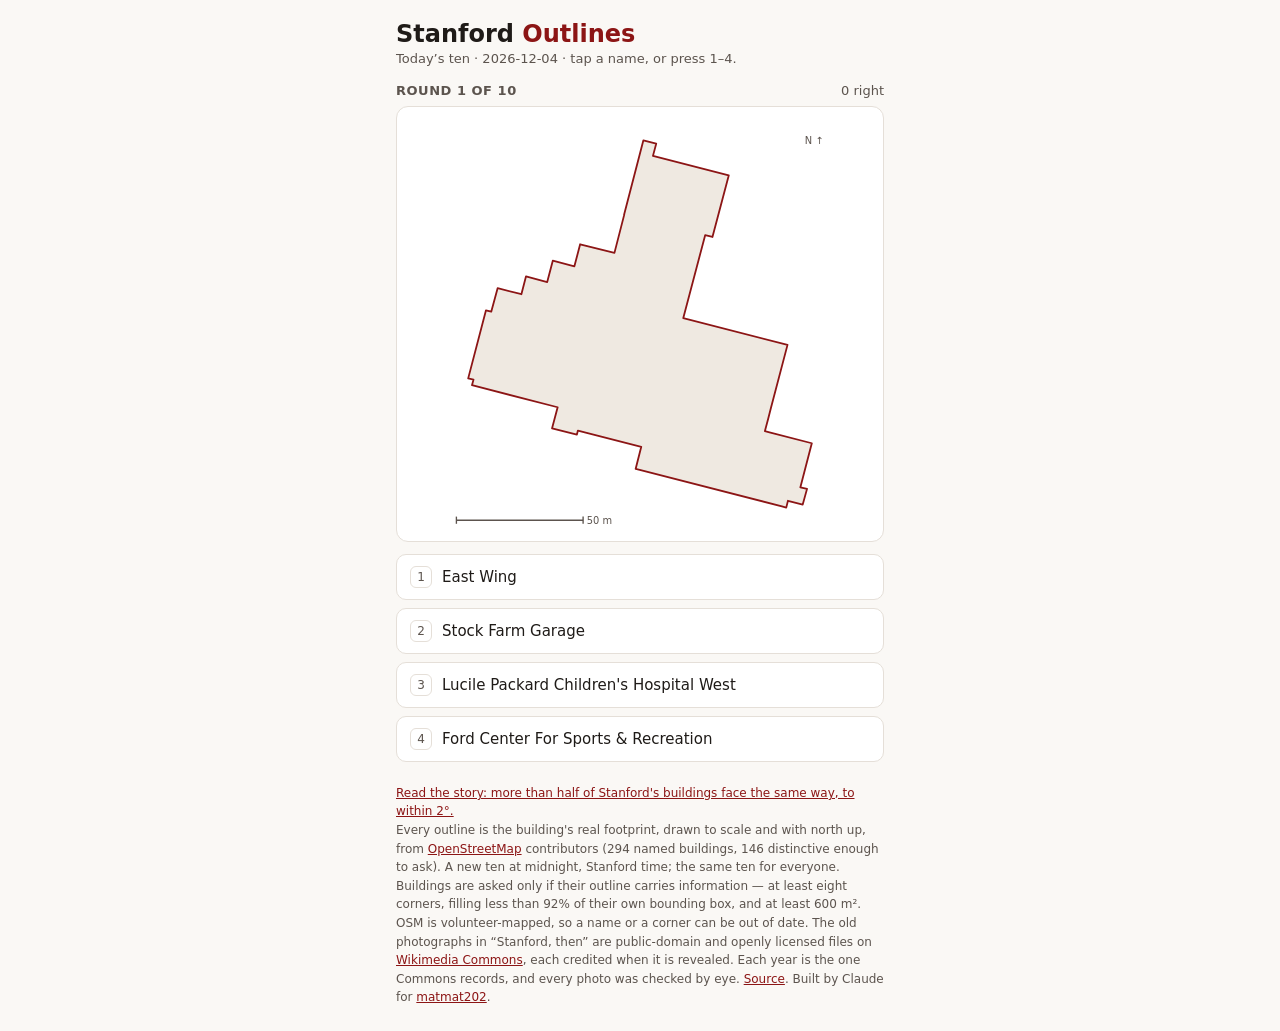
<file: index.html>
<!doctype html>
<html lang="en">
<head>
<meta charset="utf-8">
<meta name="viewport" content="width=device-width,initial-scale=1">
<title>Stanford Outlines · name the building</title>
<link rel="icon" href="data:image/svg+xml,%3Csvg xmlns='http://www.w3.org/2000/svg' viewBox='0 0 32 32'%3E%3Crect width='32' height='32' fill='%238c1515'/%3E%3Cpath d='M6 24V10h8V6h12v18z' fill='none' stroke='%23fff' stroke-width='2.5' stroke-linejoin='round'/%3E%3C/svg%3E">
<meta name="theme-color" content="#8c1515">
<meta name="description" content="Ten Stanford buildings a day, drawn as their real OpenStreetMap footprints. Name each one from its outline.">
<meta property="og:type" content="website">
<meta property="og:url" content="https://matmat202.github.io/stanford-outlines/">
<meta property="og:title" content="Stanford Outlines">
<meta property="og:description" content="Ten Stanford buildings a day, drawn as their real OpenStreetMap footprints. Name each one from its outline.">
<meta property="og:image" content="https://matmat202.github.io/stanford-outlines/icons/card.png">
<meta property="og:image:width" content="1200">
<meta property="og:image:height" content="630">
<meta name="twitter:card" content="summary_large_image">
<link rel="apple-touch-icon" href="icons/icon-180.png">
<meta name="twitter:card" content="summary">
<style>
:root{--ground:#faf8f5;--card:#fff;--ink:#1f1b18;--ink-2:#5c544e;--line:#e5dfd8;
  --accent:#8c1515;--right:#1f7a46;--wrong:#a3281f;--fill:#efe9e1;--far:#ddd5cb;
  --f-ui:system-ui,-apple-system,"Segoe UI",sans-serif}
@media (prefers-color-scheme:dark){:root{--ground:#161311;--card:#211c19;--ink:#efe9e3;
  --ink-2:#b2a89f;--line:#352e29;--accent:#e36a63;--right:#5cc48a;--wrong:#f08279;
  --fill:#2b2521;--far:#3a332d}}
*{box-sizing:border-box}
body{margin:0;background:var(--ground);color:var(--ink);font-family:var(--f-ui);font-size:15px}
main{max-width:520px;margin:0 auto;padding:16px}
h1{font-size:24px;margin:4px 0 2px}h1 .red{color:var(--accent)}
.sub{color:var(--ink-2);font-size:13px;margin:0 0 14px;line-height:1.45}
.bar{display:flex;align-items:baseline;justify-content:space-between;gap:10px;margin:0 0 8px}
.bar .round{font-weight:600;font-size:13px;color:var(--ink-2);text-transform:uppercase;letter-spacing:.04em}
.bar .tally{font-variant-numeric:tabular-nums;font-size:13px;color:var(--ink-2)}
.stage{background:var(--card);border:1px solid var(--line);border-radius:12px;padding:10px}
.stage svg{display:block;width:100%;height:auto;max-height:46vh;margin:0 auto}
.shape{fill:var(--fill);stroke:var(--accent);stroke-width:2;stroke-linejoin:round}
.scale{font-size:11px;fill:var(--ink-2)}
.scale line{stroke:var(--ink-2);stroke-width:1.5}
.choices{display:grid;gap:8px;margin:12px 0 0;padding:0;list-style:none}
.choices button{display:flex;gap:10px;align-items:center;width:100%;text-align:left;font:inherit;
  padding:11px 13px;border:1px solid var(--line);border-radius:10px;background:var(--card);
  color:var(--ink);cursor:pointer}
.choices button:hover:not(:disabled){border-color:var(--accent)}
.choices button:focus-visible{outline:3px solid var(--accent);outline-offset:2px}
.choices button:disabled{cursor:default}
.choices .key{flex:none;width:22px;height:22px;border-radius:6px;border:1px solid var(--line);
  display:grid;place-items:center;font-size:12px;color:var(--ink-2);font-variant-numeric:tabular-nums}
.choices button.right{border-color:var(--right);color:var(--right);font-weight:600}
.choices button.right .key{border-color:var(--right);color:var(--right)}
.choices button.wrong{border-color:var(--wrong);color:var(--wrong);text-decoration:line-through}
.choices button.wrong .key{border-color:var(--wrong);color:var(--wrong)}
.verdict{margin:12px 0 0;padding:11px 13px;border:1px solid var(--line);border-radius:10px;
  background:var(--card);display:none}
.verdict.on{display:block}
.verdict h2{margin:0 0 2px;font-size:16px}
.verdict p{margin:0;color:var(--ink-2);font-size:13px;line-height:1.45}
.verdict .where{margin-top:10px}
.verdict .where p{margin:0 0 6px}
.verdict .where svg{display:block;width:100%;height:auto;max-height:190px}
.mini-all{fill:var(--far)}
.verdict .maps{display:grid;grid-template-columns:1fr 1fr;gap:10px;align-items:center}
.verdict .maps #close svg{aspect-ratio:1;max-height:none;border:1px solid var(--line);border-radius:8px}
.close-all{fill:var(--far)}
.close-one{fill:var(--accent)}
.close-scale{stroke:var(--ink-2);fill:var(--ink-2)}.close-scale text{stroke:none}
.close-pin circle{fill:var(--card,#fff);stroke:var(--ink-2);stroke-width:1.5;vector-effect:non-scaling-stroke}.close-pin text{fill:var(--ink);text-anchor:middle;font-weight:700}
.near{list-style:none;margin:8px 0 0;padding:0;font-size:13px;line-height:1.4}.near li{display:flex;gap:7px;align-items:baseline;margin:3px 0}.near .key{flex:none;width:18px;height:18px;border-radius:50%;border:1.5px solid var(--ink-2);display:inline-grid;place-items:center;font-size:11px;font-weight:700;box-sizing:border-box}.near-m{color:var(--ink-2);white-space:nowrap}
.mini-one{fill:var(--accent);stroke:var(--accent);stroke-width:46;stroke-linejoin:round;paint-order:stroke}
.go{font:inherit;font-weight:600;padding:10px 16px;border:1px solid var(--accent);border-radius:10px;
  background:var(--accent);color:#fff;cursor:pointer}
@media (prefers-color-scheme:dark){.go{color:#1a1310}}
.go:focus-visible{outline:3px solid var(--ink);outline-offset:2px}
.ghost{font:inherit;padding:9px 14px;border:1px solid var(--line);border-radius:10px;
  background:var(--card);color:var(--ink);cursor:pointer}
.ghost:focus-visible{outline:3px solid var(--accent);outline-offset:2px}
.actions{display:flex;gap:8px;flex-wrap:wrap;margin-top:12px}
.actions[hidden]{display:none}

.areas-h{font-size:17px;margin:22px 0 2px}
.areas{display:grid;grid-template-columns:repeat(auto-fill,minmax(150px,1fr));gap:8px;margin-top:8px}
.area{display:flex;flex-direction:column;gap:6px;align-items:stretch;text-align:left;font:inherit;padding:8px;
  border:1px solid var(--line);border-radius:10px;background:transparent;color:inherit;cursor:pointer}
.area:hover{border-color:var(--accent)}
.area:focus-visible{outline:3px solid var(--accent);outline-offset:2px}
.area svg{width:100%;height:auto;display:block}
.area small{display:block;color:var(--ink-2);font-size:12px}
.final{text-align:center;padding:18px 14px}
.final .big{font-size:40px;font-weight:700;line-height:1;margin:0 0 4px;font-variant-numeric:tabular-nums}
.final .sq{font-size:21px;letter-spacing:3px;margin:10px 0 0}
.nums{display:flex;justify-content:center;gap:22px;margin:16px 0 4px}
.nums div{min-width:64px}.nums dt{font-size:12px;color:var(--ink-2)}
.nums dd{margin:2px 0 0;font-size:22px;font-weight:700;font-variant-numeric:tabular-nums}
.dist{list-style:none;padding:0;margin:10px auto 0;max-width:320px;text-align:left}
.dist li{display:flex;align-items:center;gap:8px;font-size:12px;font-variant-numeric:tabular-nums;margin:2px 0}
.dist .k{width:18px;text-align:right;color:var(--ink-2)}.dist .v{width:22px;color:var(--ink-2)}
.dist .bar{flex:1;height:12px}.dist .bar span{display:block;height:100%;border-radius:3px;background:var(--far)}
.dist .now .bar span{background:var(--accent)}.dist .now .k,.dist .now .v{color:var(--ink);font-weight:700}
.final .note{font-size:12px;color:var(--ink-2);margin:12px 0 0;line-height:1.45}
.recap{list-style:none;padding:0;margin:14px 0 0;text-align:left}
.recap li{display:flex;gap:9px;padding:5px 0;border-top:1px solid var(--line);font-size:13px}
.recap .mark{flex:none;width:16px}
.recap a{color:inherit;text-decoration-color:var(--line);text-underline-offset:2px}
.recap .thumb{flex:none;width:34px;height:34px;margin:0}
.recap li:has(.thumb){align-items:center}
.recap .thumb path{fill:var(--fill);stroke:var(--accent);stroke-width:1.2;stroke-linejoin:round}
.recap .ok{color:var(--right)}.recap .no{color:var(--wrong)}
.ask{font-size:20px;font-weight:700;margin:2px 0 10px}
.map svg{display:block;width:100%;height:auto;touch-action:manipulation;cursor:crosshair}
.map .pinned{cursor:default}
.pin-dot{fill:var(--ink);stroke:var(--card);stroke-width:8}
.pin-line{stroke:var(--ink);stroke-width:7;stroke-dasharray:22 14}
.map .mini-one{stroke-width:30}
.pin-hint{color:var(--ink-2);font-size:12px;margin:6px 0 0}
.recap .m{margin-left:auto;color:var(--ink-2);font-variant-numeric:tabular-nums;white-space:nowrap}
.photo{display:block;width:100%;height:auto;max-height:52vh;object-fit:contain;border-radius:6px;background:var(--fill)}
.year{display:flex;align-items:center;gap:8px;margin:12px 0 0}
.year input[type=range]{flex:1;accent-color:var(--accent);min-width:0}
.year output{font-size:26px;font-weight:700;font-variant-numeric:tabular-nums;min-width:62px;text-align:center}
.step{font:inherit;width:38px;height:38px;border:1px solid var(--line);border-radius:10px;background:var(--card);color:var(--ink);cursor:pointer}
.step:focus-visible{outline:3px solid var(--accent);outline-offset:2px}
.credit{font-size:12px;color:var(--ink-2);margin:8px 0 0;line-height:1.45}
.credit a{color:var(--accent)}
.vs{margin-top:10px}.vs[hidden]{display:none}
.vs .pair{display:grid;grid-template-columns:1fr 1fr;gap:10px}
.vs figure{margin:0;text-align:center}.vs svg{display:block;width:100%;height:auto;border:1px solid var(--line);border-radius:8px}
.vs figcaption{font-size:12px;color:var(--ink-2);margin-top:3px;line-height:1.3}.vs figcaption b{color:var(--ink);font-weight:600}
.vs-pick{fill:var(--fill);stroke:var(--wrong);stroke-width:1.6;stroke-dasharray:4 3;stroke-linejoin:round}
.vs-ans{fill:var(--fill);stroke:var(--accent);stroke-width:1.6;stroke-linejoin:round}
.vs-scale{stroke:var(--ink-2);fill:var(--ink-2);font-size:10px}.vs-scale text{stroke:none}
.verdict .near a{color:inherit;text-decoration-color:var(--line);text-underline-offset:2px}
.verdict .osm{margin:8px 0 0}.osm a{color:var(--accent)}.osm a[hidden]{display:none}
footer{color:var(--ink-2);font-size:12px;margin:22px 0 8px;line-height:1.55}
footer a{color:var(--accent)}
.sr-only{position:absolute;width:1px;height:1px;margin:-1px;overflow:hidden;clip:rect(0 0 0 0);white-space:nowrap;border:0}
</style>
</head>
<body>
<main>
  <h1>Stanford <span class="red">Outlines</span></h1>
  <p class="sub" id="sub">Loading today's ten buildings…</p>

  <div id="game" hidden>
    <div class="bar">
      <span class="round" id="roundLabel">Round 1 of 10</span>
      <span class="tally" id="tally">0 right</span>
    </div>
    <div class="stage" id="stage"></div>
    <ul class="choices" id="choices"></ul>
    <div class="verdict" id="verdict" aria-hidden="true">
      <h2 id="verdictName"></h2>
      <p id="verdictNote"></p>
      <div class="vs" id="vs" hidden></div>
      <div class="where"><p id="verdictWhere"></p><div class="maps"><span id="close"></span><span id="mini"></span></div><ol id="near" class="near" aria-label="Its nearest named neighbours, numbered on the close-up" hidden></ol></div>
      <p class="osm"><a id="verdictOsm" target="_blank" rel="noopener" hidden>See it on OpenStreetMap</a></p>
      <div class="actions"><button type="button" class="go" id="next">Next</button></div>
    </div>
    <div class="sr-only" id="said" role="status" aria-live="polite"></div>
  </div>

  <div id="pin" hidden>
    <div class="bar">
      <span class="round" id="pinLabel">Round 1 of 10</span>
      <span class="tally" id="pinTally">0 points</span>
    </div>
    <p class="ask" id="pinAsk"></p>
    <div class="stage map" id="pinMap"></div>
    <p class="pin-hint" id="pinHint">Tap the map where you think it is. North is up; the map is every mapped building on campus.</p>
    <div class="actions" id="pinActs">
      <button type="button" class="go" id="pinLock" disabled>Lock it in</button>
      <button type="button" class="ghost" id="pinSkip">I don’t know</button>
    </div>
    <div class="verdict" id="pinVerdict" aria-hidden="true">
      <h2 id="pinName"></h2>
      <p id="pinNote"></p>
      <p class="osm"><a id="pinOsm" target="_blank" rel="noopener" hidden>See it on OpenStreetMap</a></p>
      <div class="actions"><button type="button" class="go" id="pinNext">Next</button></div>
    </div>
    <div class="sr-only" id="pinSaid" role="status" aria-live="polite"></div>
  </div>

  <div id="then" hidden>
    <div class="bar">
      <span class="round" id="thenLabel">Round 1 of 10</span>
      <span class="tally" id="thenTally">0 points</span>
    </div>
    <div class="stage"><img class="photo" id="thenImg" alt=""></div>
    <div id="thenActs">
      <div class="year">
        <button type="button" class="step" id="thenDown" aria-label="One year earlier">&minus;</button>
        <input type="range" id="thenYear" min="1880" max="2000" step="1" value="1940" aria-label="Year the photo was taken">
        <button type="button" class="step" id="thenUp" aria-label="One year later">+</button>
        <output id="thenOut" for="thenYear">1940</output>
      </div>
      <div class="actions"><button type="button" class="go" id="thenLock">Lock it in</button></div>
    </div>
    <div class="verdict" id="thenVerdict" aria-hidden="true">
      <h2 id="thenName"></h2>
      <p id="thenNote"></p>
      <p class="credit" id="thenCredit"></p>
      <div class="actions"><button type="button" class="go" id="thenNext">Next</button></div>
    </div>
    <div class="sr-only" id="thenSaid" role="status" aria-live="polite"></div>
  </div>

  <div id="end" hidden></div>

  <footer>
    <a href="story/">Read the story: more than half of Stanford's buildings face the same way, to within 2°.</a><br>
    Every outline is the building's real footprint, drawn to scale and with north up, from
    <a href="https://www.openstreetmap.org/copyright">OpenStreetMap</a> contributors
    (<span id="stats">—</span>). A new ten at midnight, Stanford time; the same ten for everyone.
    Buildings are asked only if their outline carries information — at least eight corners,
    filling less than 92% of their own bounding box, and at least 600&nbsp;m². OSM is
    volunteer-mapped, so a name or a corner can be out of date. The old photographs in
    “Stanford, then” are public-domain and openly licensed files on
    <a href="https://commons.wikimedia.org/">Wikimedia Commons</a>, each credited when it is
    revealed. Each year is the one Commons records, and every photo was checked by eye.
    <a href="https://github.com/matmat202/stanford-outlines">Source</a>. Built by Claude for
    <a href="https://matmat202.github.io/">matmat202</a>.
  </footer>
</main>
<script src="game-logic.js"></script>
<script src="app.js"></script>
</body>
</html>
</file>
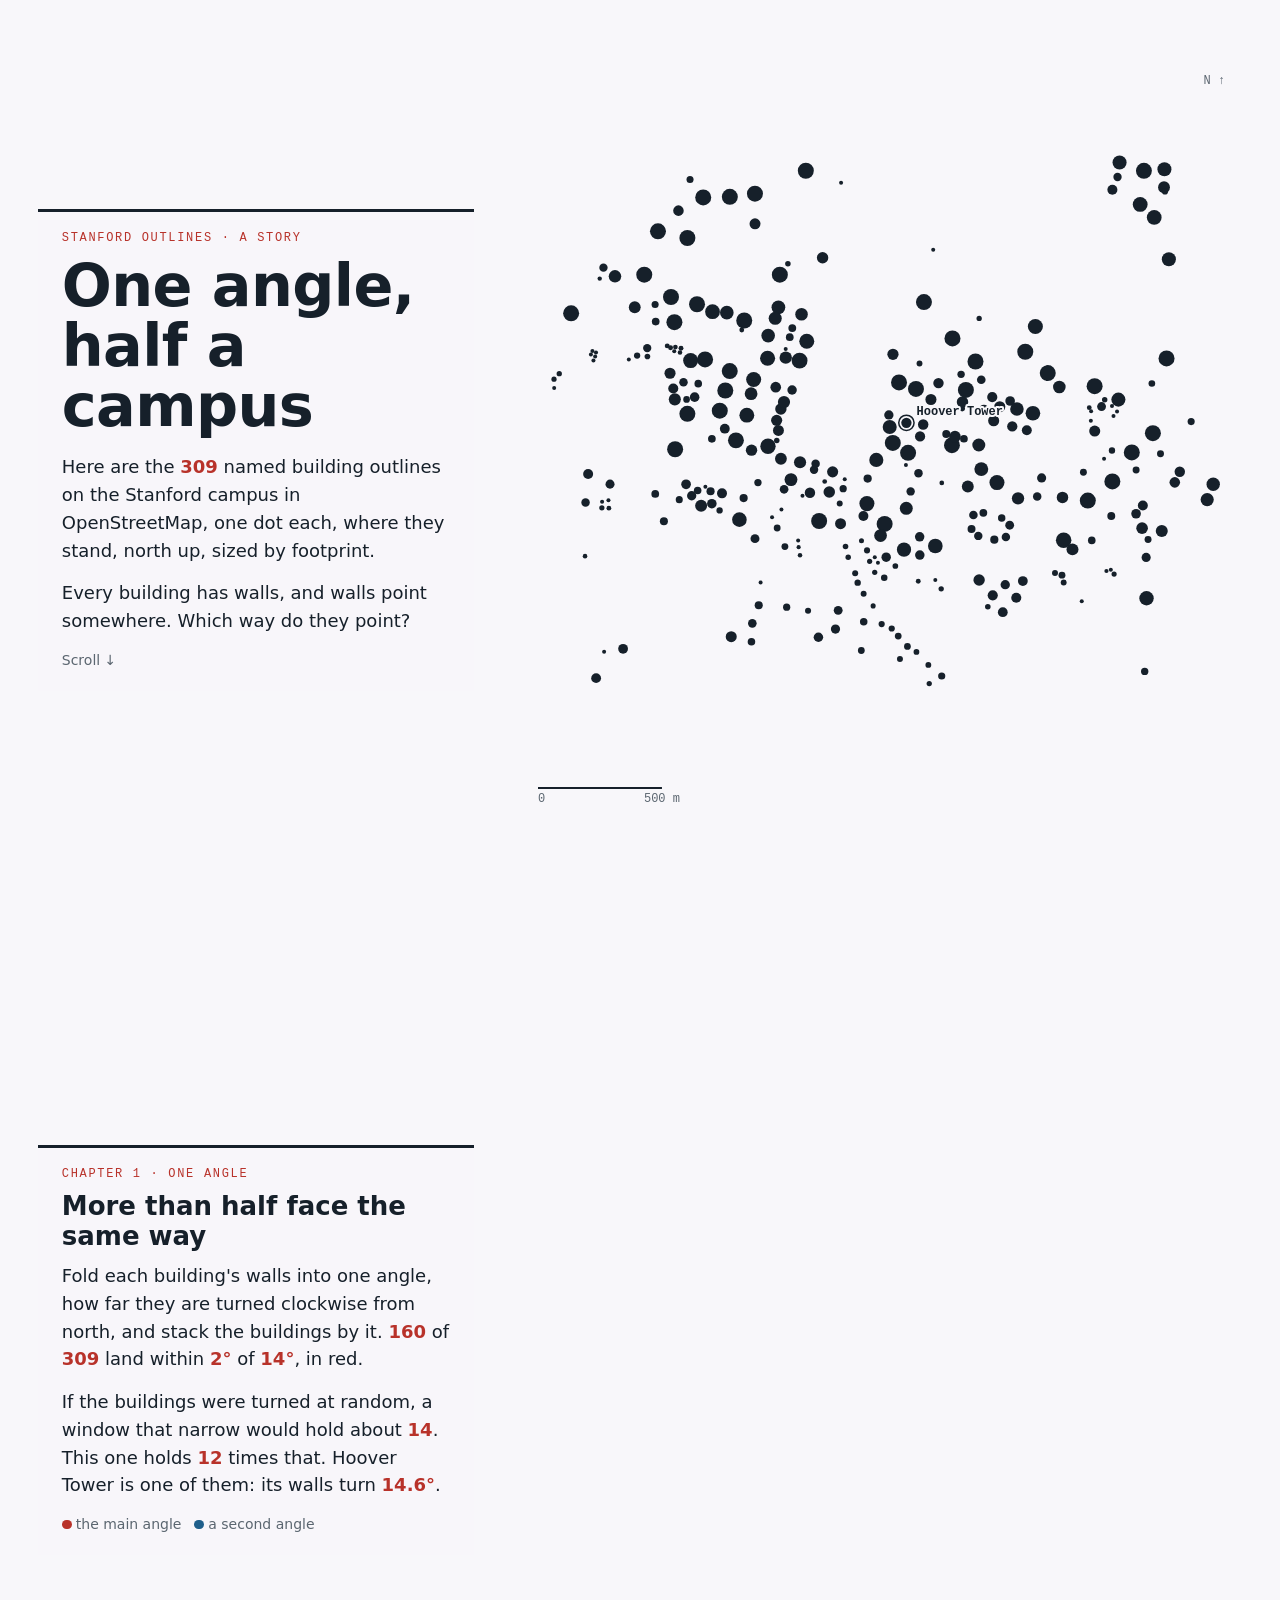
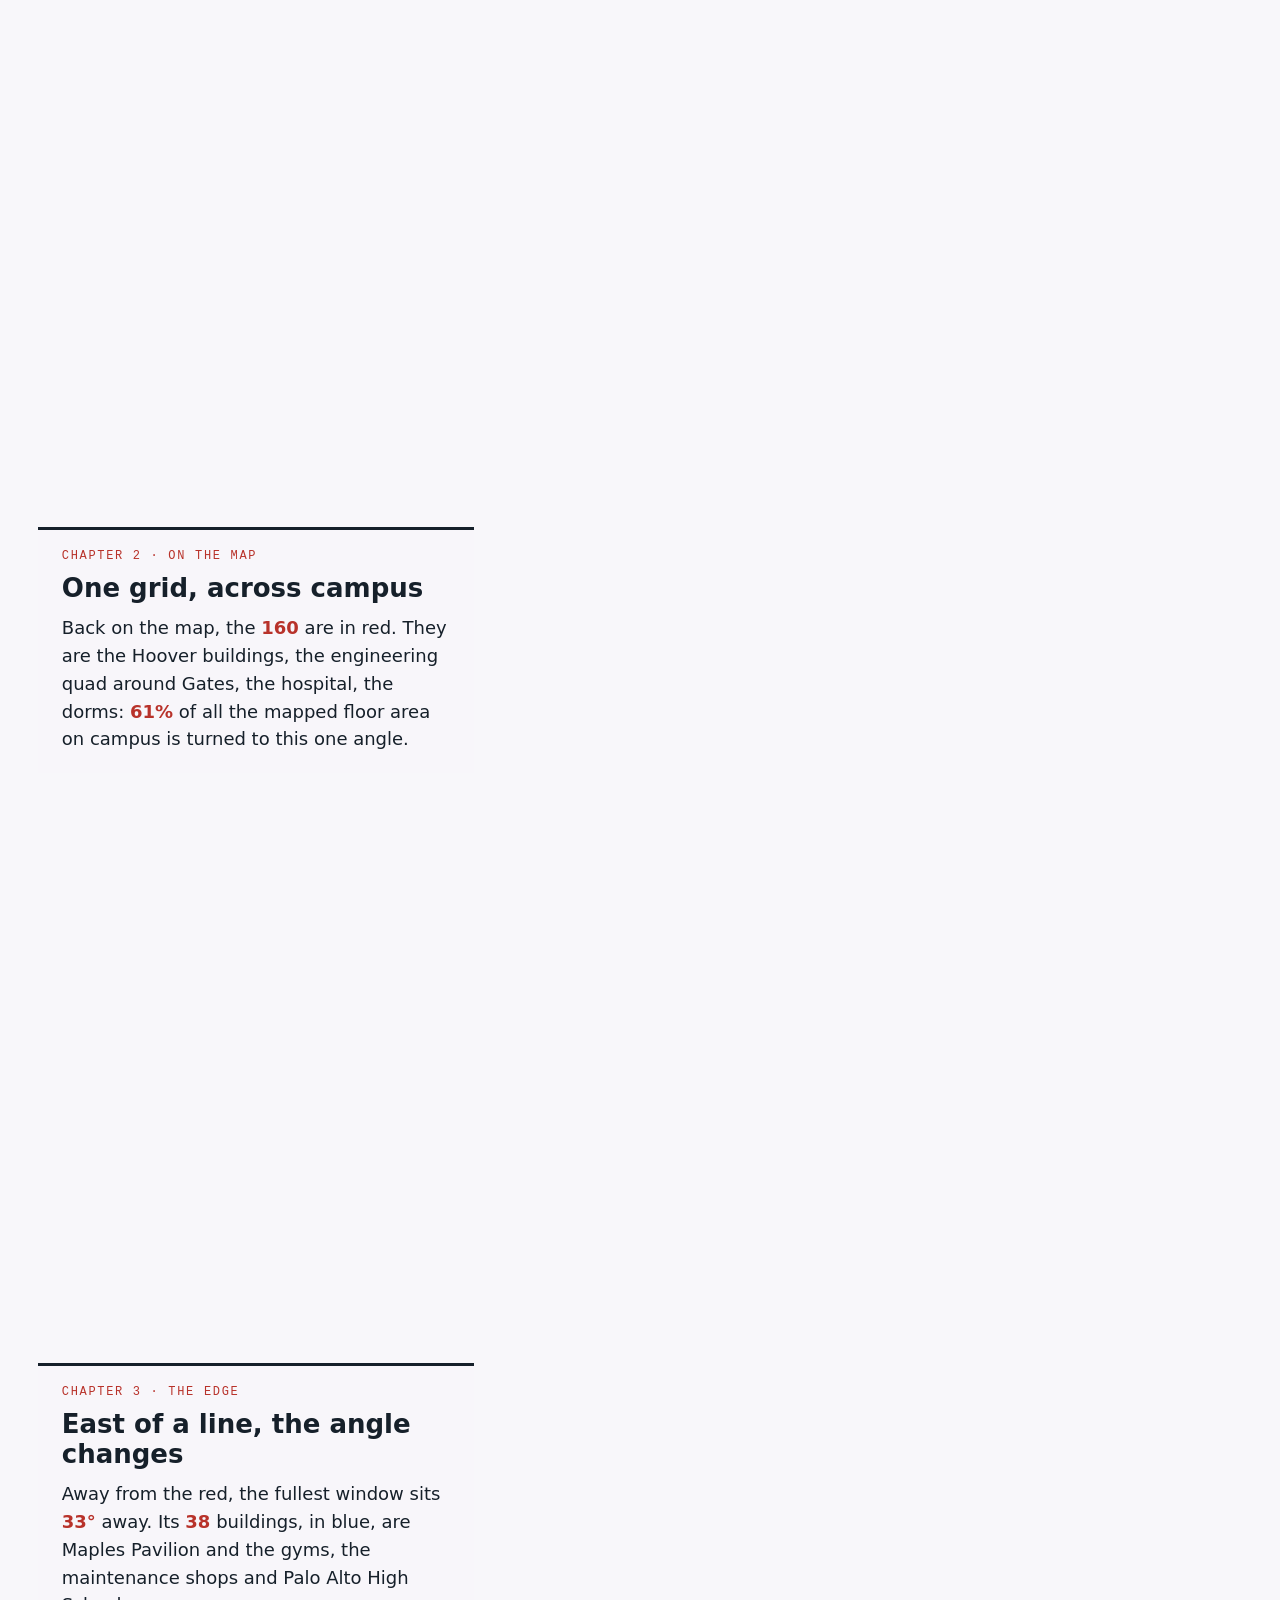
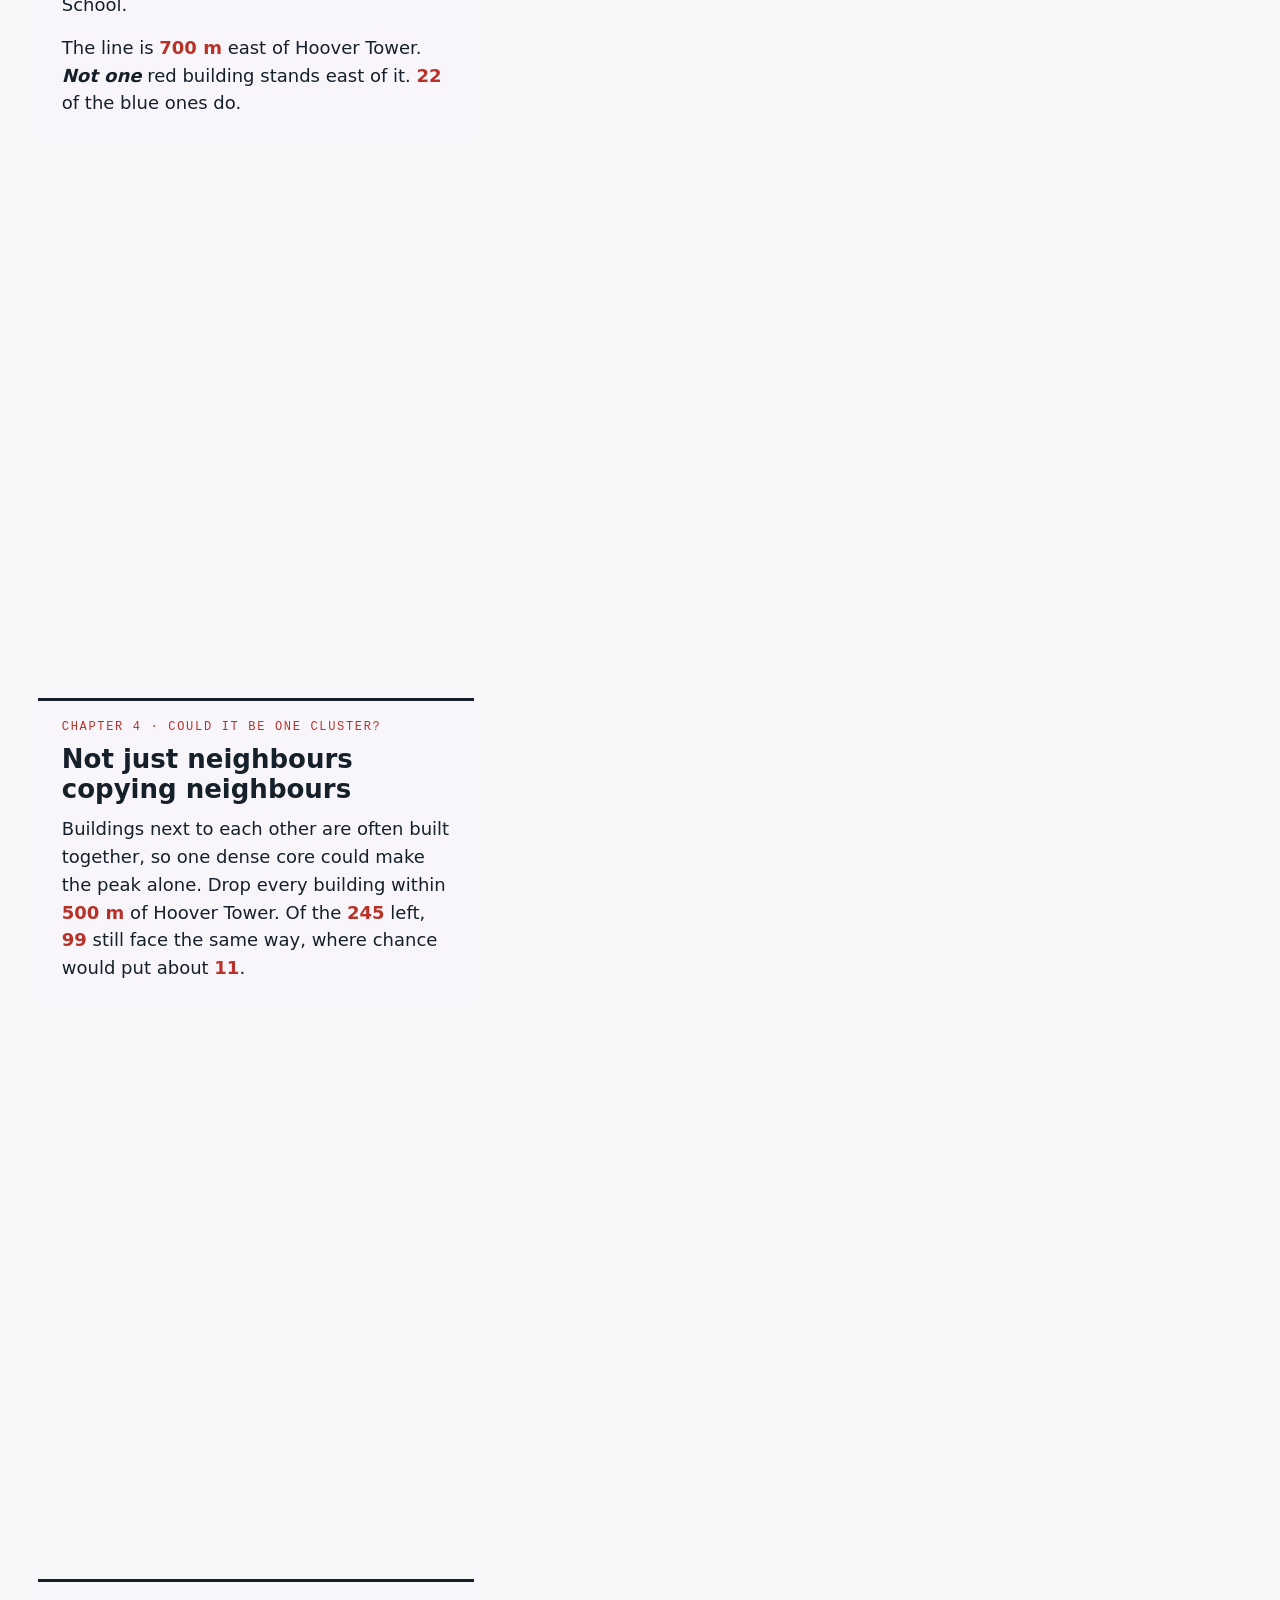
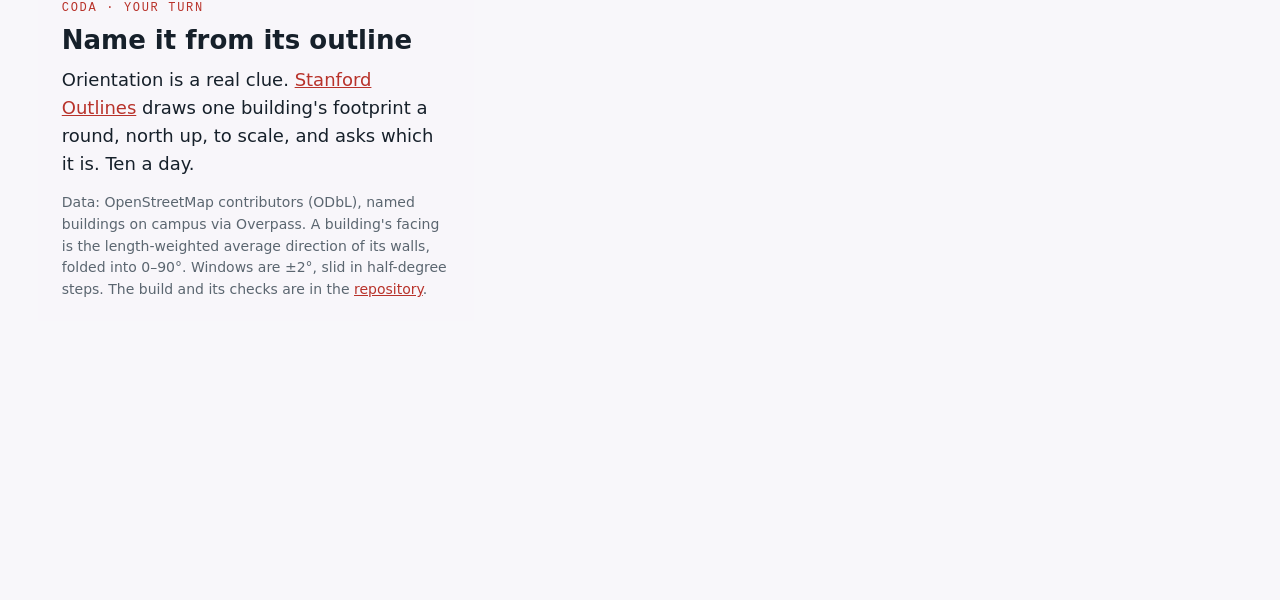
<file: story/index.html>
<!doctype html>
<html lang="en">
<head>
<meta charset="utf-8">
<meta name="viewport" content="width=device-width, initial-scale=1">
<title>One angle, half a campus · which way Stanford's buildings face</title>
<meta name="description" content="A scrolling story from Stanford Outlines: more than half of the 309 named building outlines on the Stanford campus in OpenStreetMap face the same way, to within 2 degrees, about 15 degrees clockwise from north. East of a line through the athletics, a second angle takes over.">
<link rel="stylesheet" href="style.css">
</head>
<body>
<div id="plot" aria-hidden="true"></div>
<p id="err" role="alert"></p>
<main>

<section class="step" data-step="map"><div>
  <p class="kicker">Stanford Outlines · a story</p>
  <h1>One angle, half a campus</h1>
  <p>Here are the <b data-fact="n"></b> named building outlines on the Stanford campus in OpenStreetMap,
  one dot each, where they stand, north up, sized by footprint.</p>
  <p>Every building has walls, and walls point somewhere. Which way do they point?</p>
  <p class="small">Scroll ↓</p>
</div></section>

<section class="step" data-step="angle"><div>
  <p class="kicker">Chapter 1 · One angle</p>
  <h2>More than half face the same way</h2>
  <p>Fold each building's walls into one angle, how far they are turned clockwise from north,
  and stack the buildings by it. <b data-fact="n_peak"></b> of <b data-fact="n"></b> land
  within <b data-fact="half"></b> of <b data-fact="turn"></b>, in red.</p>
  <p>If the buildings were turned at random, a window that narrow would hold about
  <b data-fact="expect"></b>. This one holds <b data-fact="times"></b> times that.
  Hoover Tower is one of them: its walls turn <b data-fact="anchor_o"></b>.</p>
  <p class="small"><span class="k peak">the main angle</span> <span class="k second">a second angle</span></p>
</div></section>

<section class="step" data-step="quad"><div>
  <p class="kicker">Chapter 2 · On the map</p>
  <h2>One grid, across campus</h2>
  <p>Back on the map, the <b data-fact="n_peak"></b> are in red. They are the Hoover buildings, the
  engineering quad around Gates, the hospital, the dorms: <b data-fact="area_share"></b> of
  all the mapped floor area on campus is turned to this one angle.</p>
</div></section>

<section class="step" data-step="second"><div>
  <p class="kicker">Chapter 3 · The edge</p>
  <h2>East of a line, the angle changes</h2>
  <p>Away from the red, the fullest window sits <b data-fact="apart"></b> away. Its <b data-fact="n_2nd"></b>
  buildings, in blue, are Maples Pavilion and the gyms, the maintenance shops and Palo Alto High School.</p>
  <p>The line is <b data-fact="east"></b> east of Hoover Tower. <span class="w">Not one</span> red
  building stands east of it. <b data-fact="east_2nd"></b> of the blue ones do.</p>
</div></section>

<section class="step" data-step="outer"><div>
  <p class="kicker">Chapter 4 · Could it be one cluster?</p>
  <h2>Not just neighbours copying neighbours</h2>
  <p>Buildings next to each other are often built together, so one dense core could make the
  peak alone. Drop every building within <b data-fact="core"></b> of Hoover Tower. Of the
  <b data-fact="outer_n"></b> left, <b data-fact="outer_peak"></b> still face the same way,
  where chance would put about <b data-fact="outer_expect"></b>.</p>
</div></section>

<section class="step" data-step="quad"><div>
  <p class="kicker">Coda · Your turn</p>
  <h2>Name it from its outline</h2>
  <p>Orientation is a real clue. <a href="../">Stanford Outlines</a> draws one building's
  footprint a round, north up, to scale, and asks which it is. Ten a day.</p>
  <p class="small">Data: OpenStreetMap contributors (ODbL), named buildings on campus via Overpass.
  A building's facing is the length-weighted average direction of its walls, folded into
  0–90°. Windows are ±2°, slid in half-degree steps. The build and its checks are in the
  <a href="https://github.com/matmat202/stanford-outlines">repository</a>.</p>
</div></section>

</main>
<script type="module" src="story.js"></script>
</body>
</html>
</file>
<file: story/style.css>
:root { --paper: #f8f7fa; --ink: #16202a; --mute: #5b6670; --red: #b8322a; --blue: #1f5f8b; }
* { box-sizing: border-box; }
html { background: var(--paper); color: var(--ink); }
body { margin: 0; font: 18px/1.55 system-ui, -apple-system, 'Segoe UI', sans-serif; }
/* The plot box: the SVG fills it; % labels hang left of it, months below it. */
#plot { position: fixed; z-index: 0; pointer-events: none; left: 42vw; right: 4vw; top: 8vh; bottom: 14vh; }
#chart { position: absolute; inset: 0; width: 100%; height: 100%; overflow: visible; }
#chart circle { transition: transform .8s ease, fill .5s, opacity .5s, r .8s; }
#chart rect.band { fill: rgba(184,50,42,.1); } #chart rect.band2 { fill: rgba(31,95,139,.1); }
#chart line.scale { stroke: var(--ink); stroke-width: 2; }
#chart line.east { stroke: var(--blue); stroke-width: 1.5; stroke-dasharray: 5 4; }
#chart circle.core { fill: none; stroke: var(--mute); stroke-width: 1; stroke-dasharray: 3 3; }
#chart line.grid { stroke: #dcdde2; stroke-width: 1; }
#chart text { font: 12px/1 ui-monospace, Menlo, monospace; }
#chart .tick { fill: var(--mute); }
#chart .end { text-anchor: end; } #chart .mid { text-anchor: middle; }
#chart .ring { fill: none; stroke: var(--ink); stroke-width: 1.5; }
#chart .lab { fill: var(--ink); font-weight: 700; paint-order: stroke; stroke: var(--paper); stroke-width: 4px; stroke-linejoin: round; }
main { position: relative; z-index: 3; width: 34vw; margin-left: 3vw; }
.step { min-height: 100vh; display: flex; align-items: center; }
.step > div { background: rgba(248,247,250,.94); padding: 1.1em 1.3em; border-top: 3px solid var(--ink); }
h1 { font: 700 clamp(34px, 4.6vw, 64px)/1.02 system-ui, sans-serif; margin: 0 0 .3em; letter-spacing: -.01em; }
h2 { font: 700 26px/1.15 system-ui, sans-serif; margin: 0 0 .4em; }
.kicker { font: 12px/1 ui-monospace, Menlo, monospace; letter-spacing: .14em; text-transform: uppercase; color: var(--red); margin: 0 0 1em; }
p { margin: 0 0 .8em; }
p:last-child { margin-bottom: 0; }
b[data-fact] { color: var(--red); font-variant-numeric: tabular-nums; }
.w { font-style: italic; font-weight: 700; }
.small { font-size: 14px; color: var(--mute); }
.k { white-space: nowrap; margin-right: .6em; }
.k::before { content: ''; display: inline-block; width: .7em; height: .7em; border-radius: 50%; margin-right: .3em; vertical-align: -.05em; }
.k.peak::before { background: var(--red); } .k.second::before { background: var(--blue); }
a { color: var(--red); }
code { font-size: .9em; }
#err { display: none; }
body.failed #err { display: block; position: fixed; z-index: 9; left: 44vw; top: 40vh; color: var(--red); }
@media (max-width: 760px) {
  body { font-size: 16px; }
  #plot { left: 12vw; right: 5vw; top: 4vh; bottom: 62vh; }
  main { width: auto; margin: 0 4vw; }
  /* the card starts under the plot and its month labels, rather than rising over them */
  .step { align-items: flex-start; padding-top: 45vh; padding-bottom: 6vh; min-height: 100vh; }
  #chart text { font-size: 10px; }
}
</file>
